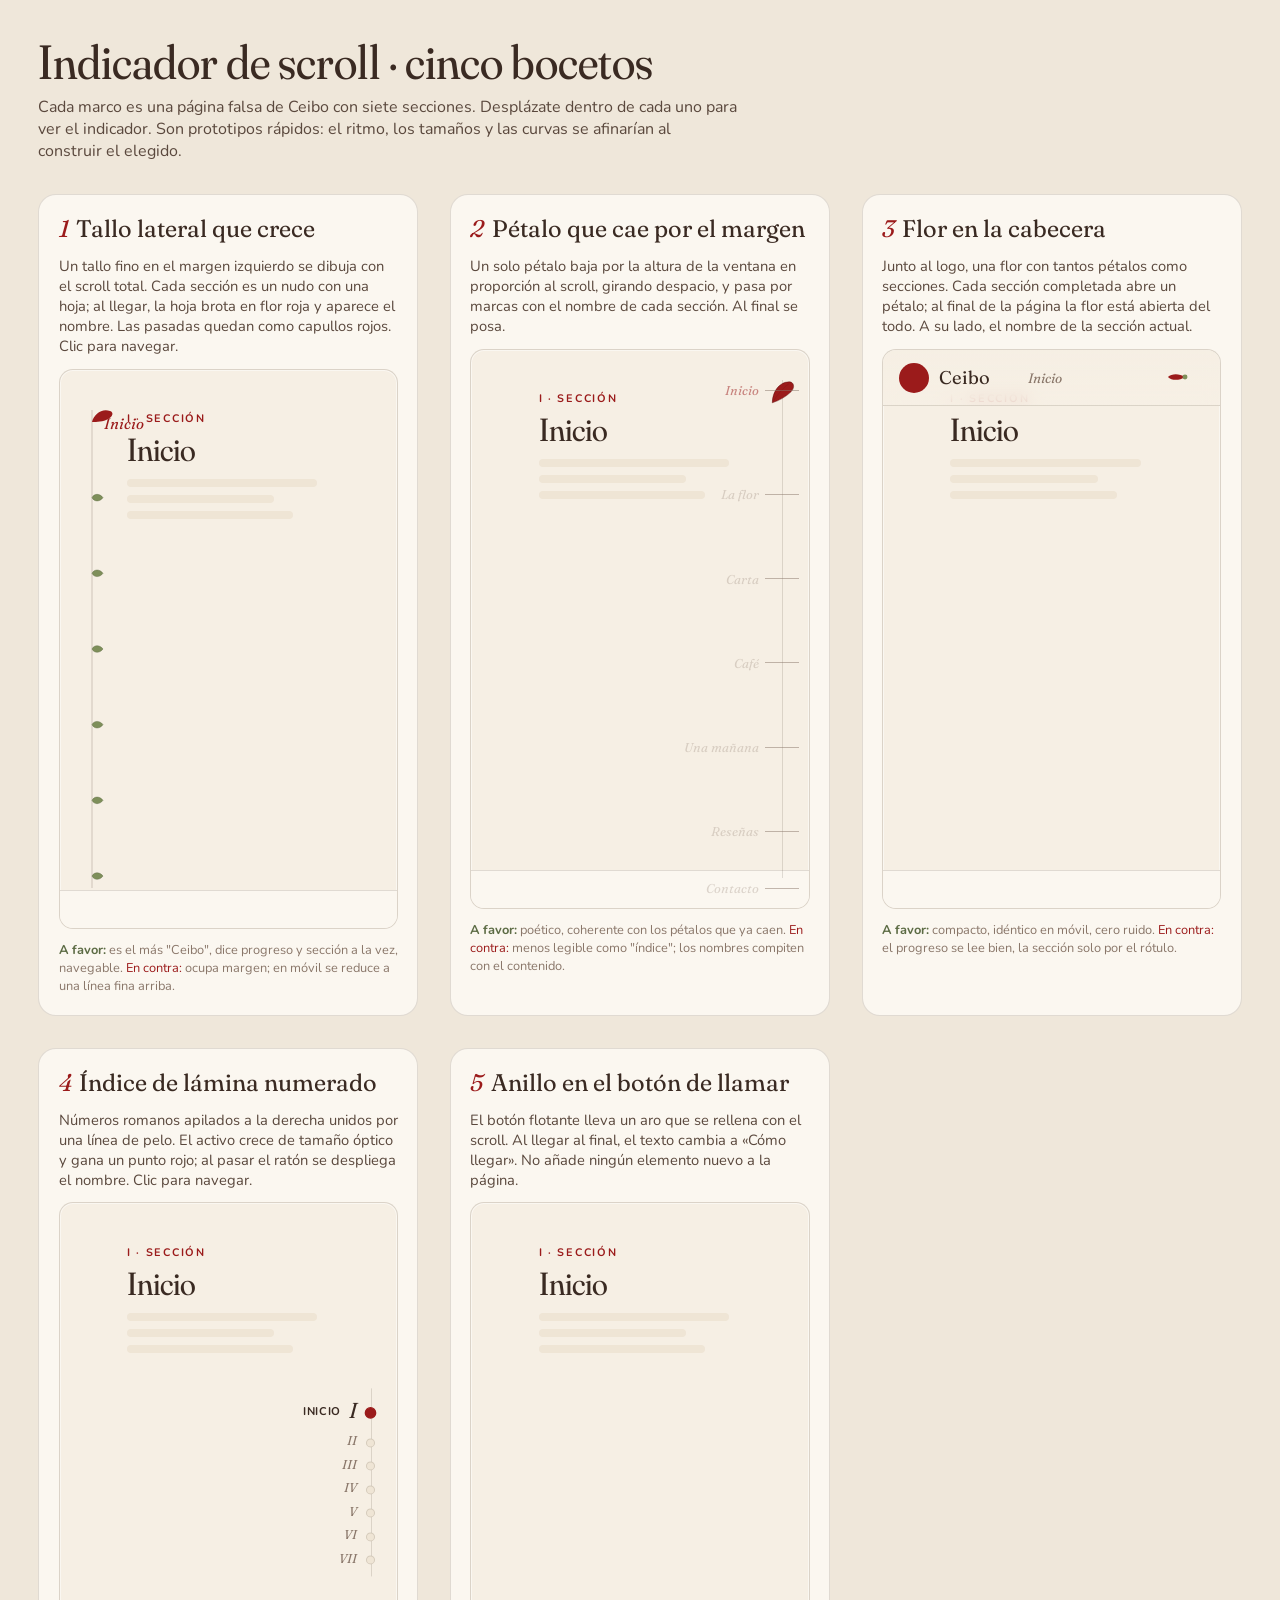
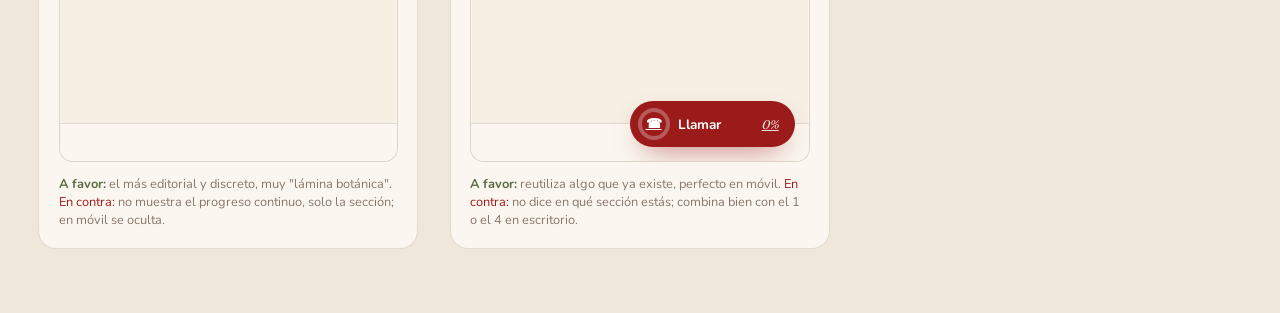
<file: bocetos/indicador-scroll.html>
<!DOCTYPE html>
<html lang="es">
<head>
<meta charset="UTF-8">
<meta name="viewport" content="width=device-width, initial-scale=1.0">
<title>Ceibo · bocetos del indicador de scroll</title>
<link href="https://fonts.googleapis.com/css2?family=Fraunces:ital,opsz,wght,SOFT@0,9..144,300..700,0..100;1,9..144,300..700,0..100&family=Nunito:wght@400;600;700&display=swap" rel="stylesheet">
<style>
  :root { --crema:#F6EFE4; --crema-2:#FBF7F0; --crema-3:#EFE5D5; --rojo:#9B1B1B; --matcha:#7E8F5A; --matcha-2:#5C6B44; --cafe:#3A2A22; --cafe-2:#5A483D; --cafe-3:#8A776A; --linea:rgba(58,42,34,.14); --serif:"Fraunces",Georgia,serif; --sans:"Nunito",sans-serif; --ease:cubic-bezier(.22,1,.36,1); }
  * { box-sizing:border-box; }
  body { margin:0; background:#EFE7DA; color:var(--cafe); font-family:var(--sans); padding:2rem clamp(1rem,3vw,3rem) 4rem; }
  h1 { font-family:var(--serif); font-weight:400; font-variation-settings:"opsz" 144,"SOFT" 50; font-size:clamp(2rem,4vw,3rem); margin:0 0 .3rem; }
  .intro { color:var(--cafe-2); max-width:70ch; margin:0 0 2rem; }
  .bocetos { display:grid; grid-template-columns:repeat(auto-fit, minmax(340px, 1fr)); gap:2rem; }
  .boceto { background:var(--crema-2); border:1px solid var(--linea); border-radius:18px; padding:1.2rem; display:flex; flex-direction:column; gap:.8rem; }
  .boceto h2 { font-family:var(--serif); font-weight:400; font-variation-settings:"opsz" 48,"SOFT" 40; font-size:1.5rem; margin:0; }
  .boceto h2 b { color:var(--rojo); font-weight:400; font-style:italic; margin-right:.3em; }
  .boceto p { margin:0; font-size:.92rem; color:var(--cafe-2); }
  .boceto .pros { font-size:.8rem; color:var(--cafe-3); }
  .boceto .pros strong { color:var(--matcha-2); }
  .boceto .pros em { color:var(--rojo); font-style:normal; }

  /* marco con página falsa */
  .marco { position:relative; height:560px; border-radius:14px; overflow:hidden; border:1px solid var(--linea); background:var(--crema); box-shadow:inset 0 0 0 1px rgba(255,255,255,.5); }
  .pagina { position:absolute; inset:0; overflow-y:auto; overflow-x:hidden; scrollbar-width:thin; scroll-behavior:smooth; }
  .sec { height:420px; padding:2.6rem 2rem 2rem 4.2rem; border-top:1px solid var(--linea); }
  .sec:nth-child(even) { background:var(--crema-2); }
  .sec:first-child { border-top:0; height:520px; }
  .sec small { display:block; font-weight:700; font-size:.68rem; letter-spacing:.16em; text-transform:uppercase; color:var(--rojo); margin-bottom:.5rem; }
  .sec h3 { font-family:var(--serif); font-weight:400; font-variation-settings:"opsz" 96,"SOFT" 40; font-size:2rem; line-height:1; margin:0 0 .8rem; }
  .sec .ln { height:8px; border-radius:4px; background:var(--crema-3); margin:.5rem 0; width:80%; }
  .sec .ln + .ln { width:62%; }
  .sec .ln + .ln + .ln { width:70%; }
  .overlay { position:absolute; inset:0; pointer-events:none; }
  .overlay * { pointer-events:auto; }

  /* 1 · tallo lateral */
  .tallo { position:absolute; left:14px; top:40px; bottom:40px; width:36px; }
  .tallo svg { width:100%; height:100%; overflow:visible; }
  .tallo .base { stroke:var(--linea); stroke-width:1.5; fill:none; }
  .tallo .crece { stroke:var(--matcha); stroke-width:1.5; fill:none; transition:stroke-dashoffset .15s linear; }
  .nudo { cursor:pointer; }
  .nudo .hoja { fill:var(--matcha); stroke:var(--matcha-2); stroke-width:.8; transform-box:fill-box; transform-origin:0 50%; transform:scale(.55); transition:transform .6s var(--ease), fill .4s, stroke .4s; }
  .nudo .flor { fill:var(--rojo); transform-box:fill-box; transform-origin:0 100%; transform:scale(0); transition:transform .7s cubic-bezier(.34,1.3,.64,1); }
  .nudo.pasado .hoja { fill:var(--rojo); stroke:#5E0F10; transform:scale(.45); }
  .nudo.activo .hoja { transform:scale(0); }
  .nudo.activo .flor { transform:scale(1); }
  .tallo-nombre { position:absolute; left:44px; font-family:var(--serif); font-style:italic; font-variation-settings:"opsz" 24; font-size:.95rem; color:var(--rojo); white-space:nowrap; opacity:0; transform:translateX(-8px); transition:opacity .5s, transform .5s var(--ease); pointer-events:none; }
  .tallo-nombre.on { opacity:1; transform:none; }

  /* 2 · pétalo en el margen */
  .margen { position:absolute; right:10px; top:30px; bottom:30px; width:34px; }
  .margen .guia { position:absolute; left:50%; top:0; bottom:0; width:1px; background:var(--linea); }
  .marca { position:absolute; left:0; right:0; height:1px; background:var(--cafe-3); opacity:.5; }
  .marca span { position:absolute; right:40px; top:-.6em; font-family:var(--serif); font-style:italic; font-size:.8rem; color:var(--cafe-3); white-space:nowrap; transition:color .4s, opacity .4s; opacity:.55; }
  .marca.cerca span { color:var(--rojo); opacity:1; }
  .petalo-caida { position:absolute; left:50%; top:0; width:34px; height:20px; margin-left:-17px; transition:transform .12s linear; }
  .petalo-caida svg { width:100%; height:100%; overflow:visible; }

  /* 3 · flor en la cabecera */
  .cab { position:absolute; left:0; right:0; top:0; height:56px; display:flex; align-items:center; gap:.6rem; padding:0 1rem; background:linear-gradient(rgba(246,239,228,.96), rgba(246,239,228,.75)); backdrop-filter:blur(8px); border-bottom:1px solid var(--linea); }
  .cab .logo { width:30px; height:30px; border-radius:50%; background:var(--rojo); }
  .cab .nombre { font-family:var(--serif); font-size:1.15rem; }
  .cab .mini { margin-left:auto; width:38px; height:38px; }
  .cab .mini path { fill:var(--rojo); transform-box:fill-box; transform-origin:50% 100%; transform:scale(0); transition:transform .8s cubic-bezier(.34,1.3,.64,1); }
  .cab .mini path.abierto { transform:scale(1); }
  .cab .mini circle { fill:var(--matcha); }
  .cab .seccion { font-family:var(--serif); font-style:italic; font-size:.85rem; color:var(--cafe-3); min-width:7ch; text-align:right; transition:opacity .4s; }

  /* 4 · índice numerado */
  .indice { position:absolute; right:18px; top:50%; transform:translateY(-50%); display:flex; flex-direction:column; align-items:flex-end; gap:.35rem; }
  .indice::before { content:""; position:absolute; right:7px; top:-8px; bottom:-8px; width:1px; background:var(--linea); }
  .num { position:relative; display:flex; align-items:center; gap:.5rem; cursor:pointer; padding-right:22px; font-family:var(--serif); font-style:italic; font-variation-settings:"opsz" 14; font-size:.8rem; color:var(--cafe-3); transition:font-size .5s var(--ease), color .4s; line-height:1.4; }
  .num::after { content:""; position:absolute; right:4px; top:50%; width:7px; height:7px; margin-top:-3.5px; border-radius:50%; background:var(--crema-3); border:1px solid var(--linea); transition:background .4s, transform .5s var(--ease); }
  .num .nom { font-style:normal; font-family:var(--sans); font-size:.7rem; font-weight:700; letter-spacing:.06em; text-transform:uppercase; opacity:0; transform:translateX(6px); transition:opacity .4s, transform .4s var(--ease); }
  .num:hover .nom, .num.activo .nom { opacity:1; transform:none; }
  .num.activo { font-size:1.35rem; color:var(--cafe); font-variation-settings:"opsz" 48; }
  .num.activo::after { background:var(--rojo); border-color:var(--rojo); transform:scale(1.3); }
  .num.pasado { color:var(--rojo); }

  /* 5 · anillo en el botón flotante */
  .fab { position:absolute; right:14px; bottom:14px; height:46px; padding:0 16px 0 8px; display:flex; align-items:center; gap:.5rem; border-radius:999px; background:var(--rojo); color:#fff; font-weight:700; font-size:.85rem; box-shadow:0 12px 30px -14px rgba(155,27,27,.8); }
  .fab .anillo { width:32px; height:32px; border-radius:50%; background:conic-gradient(#fff var(--p, 0%), rgba(255,255,255,.28) 0); display:grid; place-items:center; transition:background .1s linear; }
  .fab .anillo::after { content:"☎"; width:24px; height:24px; border-radius:50%; background:var(--rojo); display:grid; place-items:center; font-size:.8rem; }
  .fab.fin .anillo::after { content:"➜"; }
  .fab .txt { position:relative; display:inline-block; min-width:5.6em; }
  .fab .txt span { position:absolute; left:0; top:50%; transform:translateY(-50%); transition:opacity .35s, transform .35s var(--ease); white-space:nowrap; }
  .fab .txt .b { opacity:0; transform:translate(0, -30%); }
  .fab.fin .txt .a { opacity:0; transform:translate(0, -80%); }
  .fab.fin .txt .b { opacity:1; transform:translateY(-50%); }
  .fab .pct { font-family:var(--serif); font-style:italic; font-weight:400; font-size:.78rem; opacity:.85; }
</style>
</head>
<body>
<h1>Indicador de scroll · cinco bocetos</h1>
<p class="intro">Cada marco es una página falsa de Ceibo con siete secciones. Desplázate dentro de cada uno para ver el indicador. Son prototipos rápidos: el ritmo, los tamaños y las curvas se afinarían al construir el elegido.</p>

<div class="bocetos">

  <section class="boceto" data-boceto="tallo">
    <h2><b>1</b>Tallo lateral que crece</h2>
    <p>Un tallo fino en el margen izquierdo se dibuja con el scroll total. Cada sección es un nudo con una hoja; al llegar, la hoja brota en flor roja y aparece el nombre. Las pasadas quedan como capullos rojos. Clic para navegar.</p>
    <div class="marco"><div class="pagina"></div><div class="overlay"><div class="tallo"><svg viewBox="0 0 36 480" preserveAspectRatio="none"><line class="base" x1="18" y1="0" x2="18" y2="480"/><line class="crece" x1="18" y1="0" x2="18" y2="480" pathLength="1" stroke-dasharray="1" stroke-dashoffset="1"/></svg></div></div></div>
    <p class="pros"><strong>A favor:</strong> es el más "Ceibo", dice progreso y sección a la vez, navegable. <em>En contra:</em> ocupa margen; en móvil se reduce a una línea fina arriba.</p>
  </section>

  <section class="boceto" data-boceto="petalo">
    <h2><b>2</b>Pétalo que cae por el margen</h2>
    <p>Un solo pétalo baja por la altura de la ventana en proporción al scroll, girando despacio, y pasa por marcas con el nombre de cada sección. Al final se posa.</p>
    <div class="marco"><div class="pagina"></div><div class="overlay"><div class="margen"><div class="guia"></div><div class="petalo-caida"><svg viewBox="-4 -88 136 92"><path d="M2 -2 C18 -46 62 -82 108 -66 C128 -59 126 -32 100 -20 C70 -6 34 -1 2 -2 Z" fill="#9B1B1B" stroke="#5E0F10" stroke-width="2"/><path d="M10 -8 C44 -34 78 -52 104 -58" fill="none" stroke="#5E0F10" stroke-width="1.6" stroke-opacity=".45"/></svg></div></div></div></div>
    <p class="pros"><strong>A favor:</strong> poético, coherente con los pétalos que ya caen. <em>En contra:</em> menos legible como "índice"; los nombres compiten con el contenido.</p>
  </section>

  <section class="boceto" data-boceto="cabecera">
    <h2><b>3</b>Flor en la cabecera</h2>
    <p>Junto al logo, una flor con tantos pétalos como secciones. Cada sección completada abre un pétalo; al final de la página la flor está abierta del todo. A su lado, el nombre de la sección actual.</p>
    <div class="marco"><div class="pagina"></div><div class="overlay"><div class="cab"><div class="logo"></div><span class="nombre">Ceibo</span><span class="seccion"></span><svg class="mini" viewBox="-20 -20 40 40"></svg></div></div></div>
    <p class="pros"><strong>A favor:</strong> compacto, idéntico en móvil, cero ruido. <em>En contra:</em> el progreso se lee bien, la sección solo por el rótulo.</p>
  </section>

  <section class="boceto" data-boceto="indice">
    <h2><b>4</b>Índice de lámina numerado</h2>
    <p>Números romanos apilados a la derecha unidos por una línea de pelo. El activo crece de tamaño óptico y gana un punto rojo; al pasar el ratón se despliega el nombre. Clic para navegar.</p>
    <div class="marco"><div class="pagina"></div><div class="overlay"><nav class="indice"></nav></div></div>
    <p class="pros"><strong>A favor:</strong> el más editorial y discreto, muy "lámina botánica". <em>En contra:</em> no muestra el progreso continuo, solo la sección; en móvil se oculta.</p>
  </section>

  <section class="boceto" data-boceto="fab">
    <h2><b>5</b>Anillo en el botón de llamar</h2>
    <p>El botón flotante lleva un aro que se rellena con el scroll. Al llegar al final, el texto cambia a «Cómo llegar». No añade ningún elemento nuevo a la página.</p>
    <div class="marco"><div class="pagina"></div><div class="overlay"><a class="fab" href="#"><span class="anillo"></span><span class="txt"><span class="a">Llamar</span><span class="b">Cómo llegar</span></span><span class="pct">0%</span></a></div></div>
    <p class="pros"><strong>A favor:</strong> reutiliza algo que ya existe, perfecto en móvil. <em>En contra:</em> no dice en qué sección estás; combina bien con el 1 o el 4 en escritorio.</p>
  </section>

</div>

<script>
(function () {
  const SECS = ['Inicio', 'La flor', 'Carta', 'Café', 'Una mañana', 'Reseñas', 'Contacto'];
  const ROM = ['I', 'II', 'III', 'IV', 'V', 'VI', 'VII'];

  function paginaFalsa(el) {
    el.innerHTML = SECS.map((s, i) => `<section class="sec" id="s${i}"><small>${ROM[i]} · sección</small><h3>${s}</h3><div class="ln"></div><div class="ln"></div><div class="ln"></div></section>`).join('');
  }
  function estado(pag) {
    const max = pag.scrollHeight - pag.clientHeight;
    const p = max > 0 ? pag.scrollTop / max : 0;
    const secs = Array.from(pag.querySelectorAll('.sec'));
    let activo = 0;
    secs.forEach((s, i) => { if (s.offsetTop <= pag.scrollTop + pag.clientHeight * 0.42) activo = i; });
    return { p, activo, secs };
  }

  document.querySelectorAll('.boceto').forEach((b) => {
    const tipo = b.dataset.boceto;
    const pag = b.querySelector('.pagina');
    paginaFalsa(pag);
    const ov = b.querySelector('.overlay');
    const H = pag.clientHeight;
    let render = () => {};

    if (tipo === 'tallo') {
      const svg = ov.querySelector('svg');
      const crece = svg.querySelector('.crece');
      const nudos = SECS.map((s, i) => {
        const y = 12 + i * (456 / (SECS.length - 1));
        const g = document.createElementNS('http://www.w3.org/2000/svg', 'g');
        g.setAttribute('class', 'nudo');
        g.setAttribute('transform', `translate(18 ${y})`);
        g.innerHTML = `<circle r="7" fill="transparent"/><path class="hoja" d="M0 0 C4 -8 14 -8 20 0 C14 8 4 8 0 0 Z"/><path class="flor" d="M0 0 C2 -8 10 -14 18 -11 C22 -10 21 -5 16 -3 C11 0 5 0 0 0 Z"/>`;
        g.addEventListener('click', () => pag.scrollTo({ top: pag.querySelector('#s' + i).offsetTop, behavior: 'smooth' }));
        svg.appendChild(g);
        const nombre = document.createElement('span');
        nombre.className = 'tallo-nombre'; nombre.textContent = s;
        nombre.style.top = (40 + y - 8) + 'px';
        ov.appendChild(nombre);
        return { g, nombre };
      });
      render = ({ p, activo }) => {
        crece.style.strokeDashoffset = 1 - p;
        nudos.forEach((n, i) => {
          n.g.classList.toggle('activo', i === activo);
          n.g.classList.toggle('pasado', i < activo);
          n.nombre.classList.toggle('on', i === activo);
        });
      };
    }

    if (tipo === 'petalo') {
      const margen = ov.querySelector('.margen');
      const pet = ov.querySelector('.petalo-caida');
      const alto = H - 60;
      const marcas = [];
      render = ({ p, activo, secs }) => {
        if (!marcas.length) {
          const max = pag.scrollHeight - pag.clientHeight;
          secs.forEach((s, i) => {
            const m = document.createElement('div');
            m.className = 'marca';
            m.style.top = (Math.min(1, s.offsetTop / max) * alto + 10) + 'px';
            m.innerHTML = `<span>${SECS[i]}</span>`;
            margen.appendChild(m); marcas.push(m);
          });
        }
        pet.style.transform = `translateY(${p * alto}px) rotate(${-20 + p * 200}deg)`;
        marcas.forEach((m, i) => m.classList.toggle('cerca', i === activo));
      };
    }

    if (tipo === 'cabecera') {
      const mini = ov.querySelector('.mini');
      const n = SECS.length;
      mini.innerHTML = SECS.map((s, i) => {
        const a = -90 + i * (360 / n);
        return `<g transform="rotate(${a})"><path d="M0 0 C-4 -6 -4 -14 0 -18 C4 -14 4 -6 0 0 Z"/></g>`;
      }).join('') + '<circle r="2.6"/>';
      const petalos = Array.from(mini.querySelectorAll('path'));
      const rot = ov.querySelector('.seccion');
      render = ({ activo }) => {
        petalos.forEach((pt, i) => pt.classList.toggle('abierto', i <= activo));
        if (rot.textContent !== SECS[activo]) { rot.style.opacity = 0; setTimeout(() => { rot.textContent = SECS[activo]; rot.style.opacity = 1; }, 200); }
      };
    }

    if (tipo === 'indice') {
      const nav = ov.querySelector('.indice');
      const nums = SECS.map((s, i) => {
        const a = document.createElement('a');
        a.className = 'num'; a.innerHTML = `<span class="nom">${s}</span>${ROM[i]}`;
        a.addEventListener('click', () => pag.scrollTo({ top: pag.querySelector('#s' + i).offsetTop, behavior: 'smooth' }));
        nav.appendChild(a); return a;
      });
      render = ({ activo }) => nums.forEach((a, i) => { a.classList.toggle('activo', i === activo); a.classList.toggle('pasado', i < activo); });
    }

    if (tipo === 'fab') {
      const fab = ov.querySelector('.fab');
      const anillo = fab.querySelector('.anillo');
      const pct = fab.querySelector('.pct');
      fab.addEventListener('click', (e) => e.preventDefault());
      render = ({ p }) => {
        anillo.style.setProperty('--p', (p * 100).toFixed(1) + '%');
        pct.textContent = Math.round(p * 100) + '%';
        fab.classList.toggle('fin', p > 0.97);
      };
    }

    const tick = () => render(estado(pag));
    pag.addEventListener('scroll', tick, { passive: true });
    tick();
  });
})();
</script>
</body>
</html>
</file>
